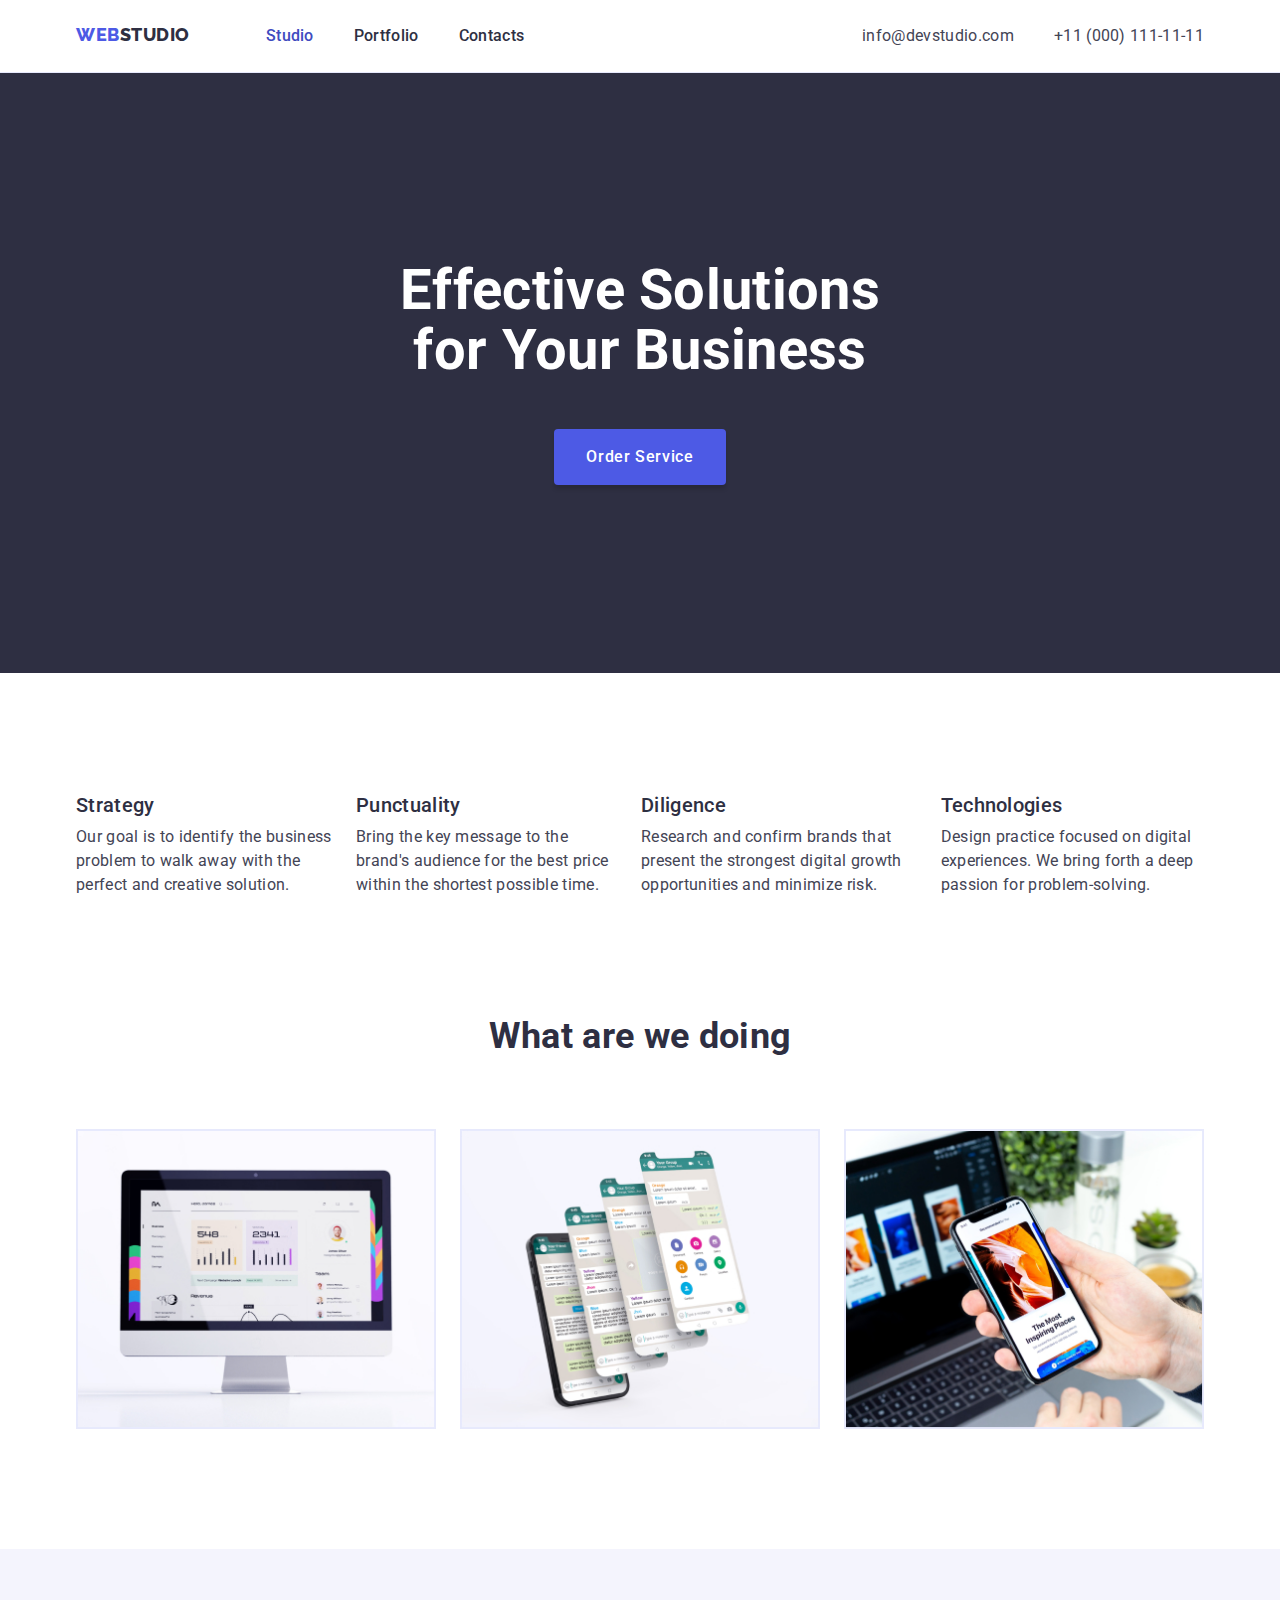
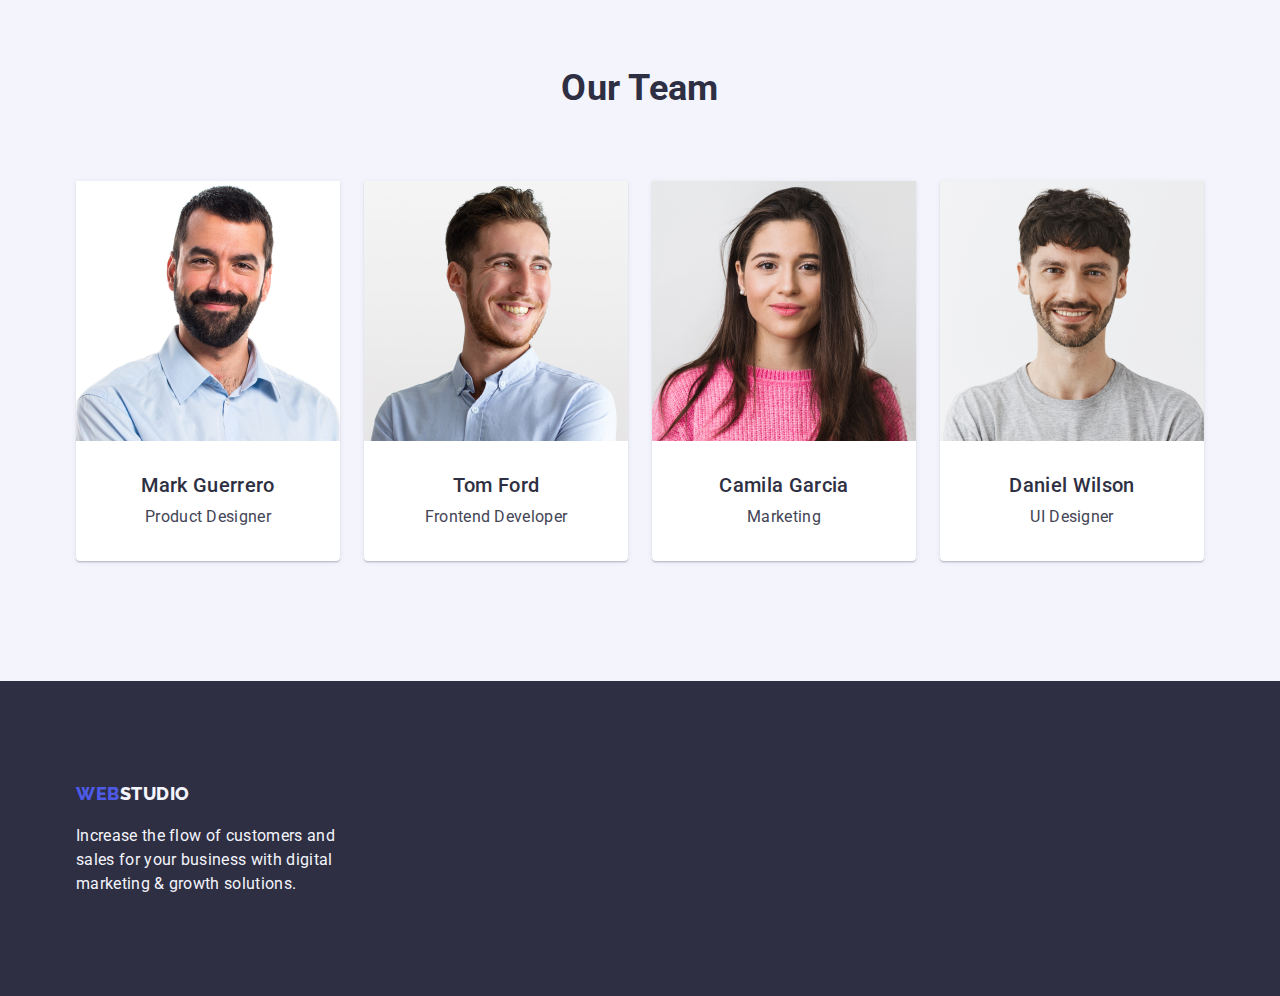
<file: index.html>
<!DOCTYPE html>
<html lang="en">
  <head>
    <meta charset="UTF-8" />
    <meta http-equiv="X-UA-Compatible" content="IE=edge" />
    <meta name="viewport" content="width=device-width, initial-scale=1.0" />
    <title>Document</title>
    <link rel="preconnect" href="https://fonts.googleapis.com" />
    <link rel="preconnect" href="https://fonts.gstatic.com" crossorigin />
    <link
      href="https://fonts.googleapis.com/css2?family=Raleway:wght@800&family=Roboto:wght@400;500;700;900&display=swap"
      rel="stylesheet"
    />
    <link
      rel="stylesheet"
      href="https://cdnjs.cloudflare.com/ajax/libs/modern-normalize/1.1.0/modern-normalize.min.css"
    />
    <link rel="stylesheet" href="./css/styles.css" />
  </head>
  <body>
    <header class="main-header">
      <div class="container header-flex">
        <nav class="flex">
          <a href="./index.html" class="logo logo-link"
            ><span class="logo-web">Web</span>Studio</a
          >

          <ul class="site-nav flex">
            <li class="nav-item">
              <a href="./index.html" class="current nav-link">Studio</a>
            </li>
            <li class="nav-item">
              <a href="./portfolio.html" class="nav-link">Portfolio</a>
            </li>
            <li class="nav-item"><a href="" class="nav-link">Contacts</a></li>
          </ul>
        </nav>
        <address class="address-primary">
          <ul class="site-addres flex">
            <li class="address-item">
              <a href="mailto:info@devstudio.com" class="address-link"
                >info@devstudio.com</a
              >
            </li>
            <li class="address-item">
              <a href="tel:+110001111111" class="address-link"
                >+11 (000) 111-11-11</a
              >
            </li>
          </ul>
        </address>
      </div>
    </header>
    <main>
      <section class="hero">
        <div class="container">
          <h1 class="hero-title title">
            Effective Solutions for Your Business
          </h1>
          <button type="button" class="button primary">Order Service</button>
        </div>
      </section>
      <section class="feature-primary">
        <div class="container">
          <h2 class="visually-hidden">Feature</h2>
          <ul class="flex">
            <li class="feature-card">
              <h3 class="feature title">Strategy</h3>
              <p>
                Our goal is to identify the business problem to walk away with
                the perfect and creative solution.
              </p>
            </li>
            <li class="feature-card">
              <h3 class="feature title">Punctuality</h3>
              <p>
                Bring the key message to the brand's audience for the best price
                within the shortest possible time.
              </p>
            </li>
            <li class="feature-card">
              <h3 class="feature title">Diligence</h3>
              <p>
                Research and confirm brands that present the strongest digital
                growth opportunities and minimize risk.
              </p>
            </li>
            <li class="feature-card">
              <h3 class="feature title">Technologies</h3>
              <p>
                Design practice focused on digital experiences. We bring forth a
                deep passion for problem-solving.
              </p>
            </li>
          </ul>
        </div>
      </section>
      <section class="work-primary">
        <div class="container work-flex">
          <h2 class="work title header">What are we doing</h2>
          <ul class="flex work-list">
            <li class="work-item">
              <img
                class="work-images"
                src="./images/section-2.1.jpg"
                alt="computer photo"
                width="360"
              />
            </li>
            <li class="work-item">
              <img
                src="./images/section-2.2.jpg"
                alt="phon photo"
                width="360"
              />
            </li>
            <li class="work-item">
              <img
                src="./images/section-2.3.jpg"
                alt="computer and phon photo"
                width="360"
              />
            </li>
          </ul>
        </div>
      </section>
      <section class="team-primary">
        <div class="container">
          <h2 class="team title header">Our Team</h2>
          <ul class="team-list flex">
            <li class="team-item">
              <img
                src="./images/team1.jpg"
                alt="photo Mark Guerrero"
                width="264"
              />
              <div class="team-card-signature">
                <h3 class="team title">Mark Guerrero</h3>
                <p>Product Designer</p>
              </div>
            </li>
            <li class="team-item">
              <img src="./images/team2.jpg" alt="photo Tom Ford" width="264" />
              <div class="team-card-signature">
                <h3 class="team title">Tom Ford</h3>
                <p>Frontend Developer</p>
              </div>
            </li>
            <li class="team-item">
              <img
                src="./images/team3.jpg"
                alt="photo Camila Garcia"
                width="264"
              />
              <div class="team-card-signature">
                <h3 class="team title">Camila Garcia</h3>
                <p>Marketing</p>
              </div>
            </li>
            <li class="team-item">
              <img
                src="./images/team4.jpg"
                alt="photo Daniel Wilson"
                width="264"
              />
              <div class="team-card-signature">
                <h3 class="team title">Daniel Wilson</h3>
                <p>UI Designer</p>
              </div>
            </li>
          </ul>
        </div>
      </section>
    </main>
    <footer class="footer-primary">
      <div class="container">
        <a href="./index.html" class="logo footer"
          ><span class="logo-web">Web</span>Studio</a
        >
        <p class="footer-text">
          Increase the flow of customers and sales for your business with
          digital marketing & growth solutions.
        </p>
      </div>
    </footer>
  </body>
</html>
</file>
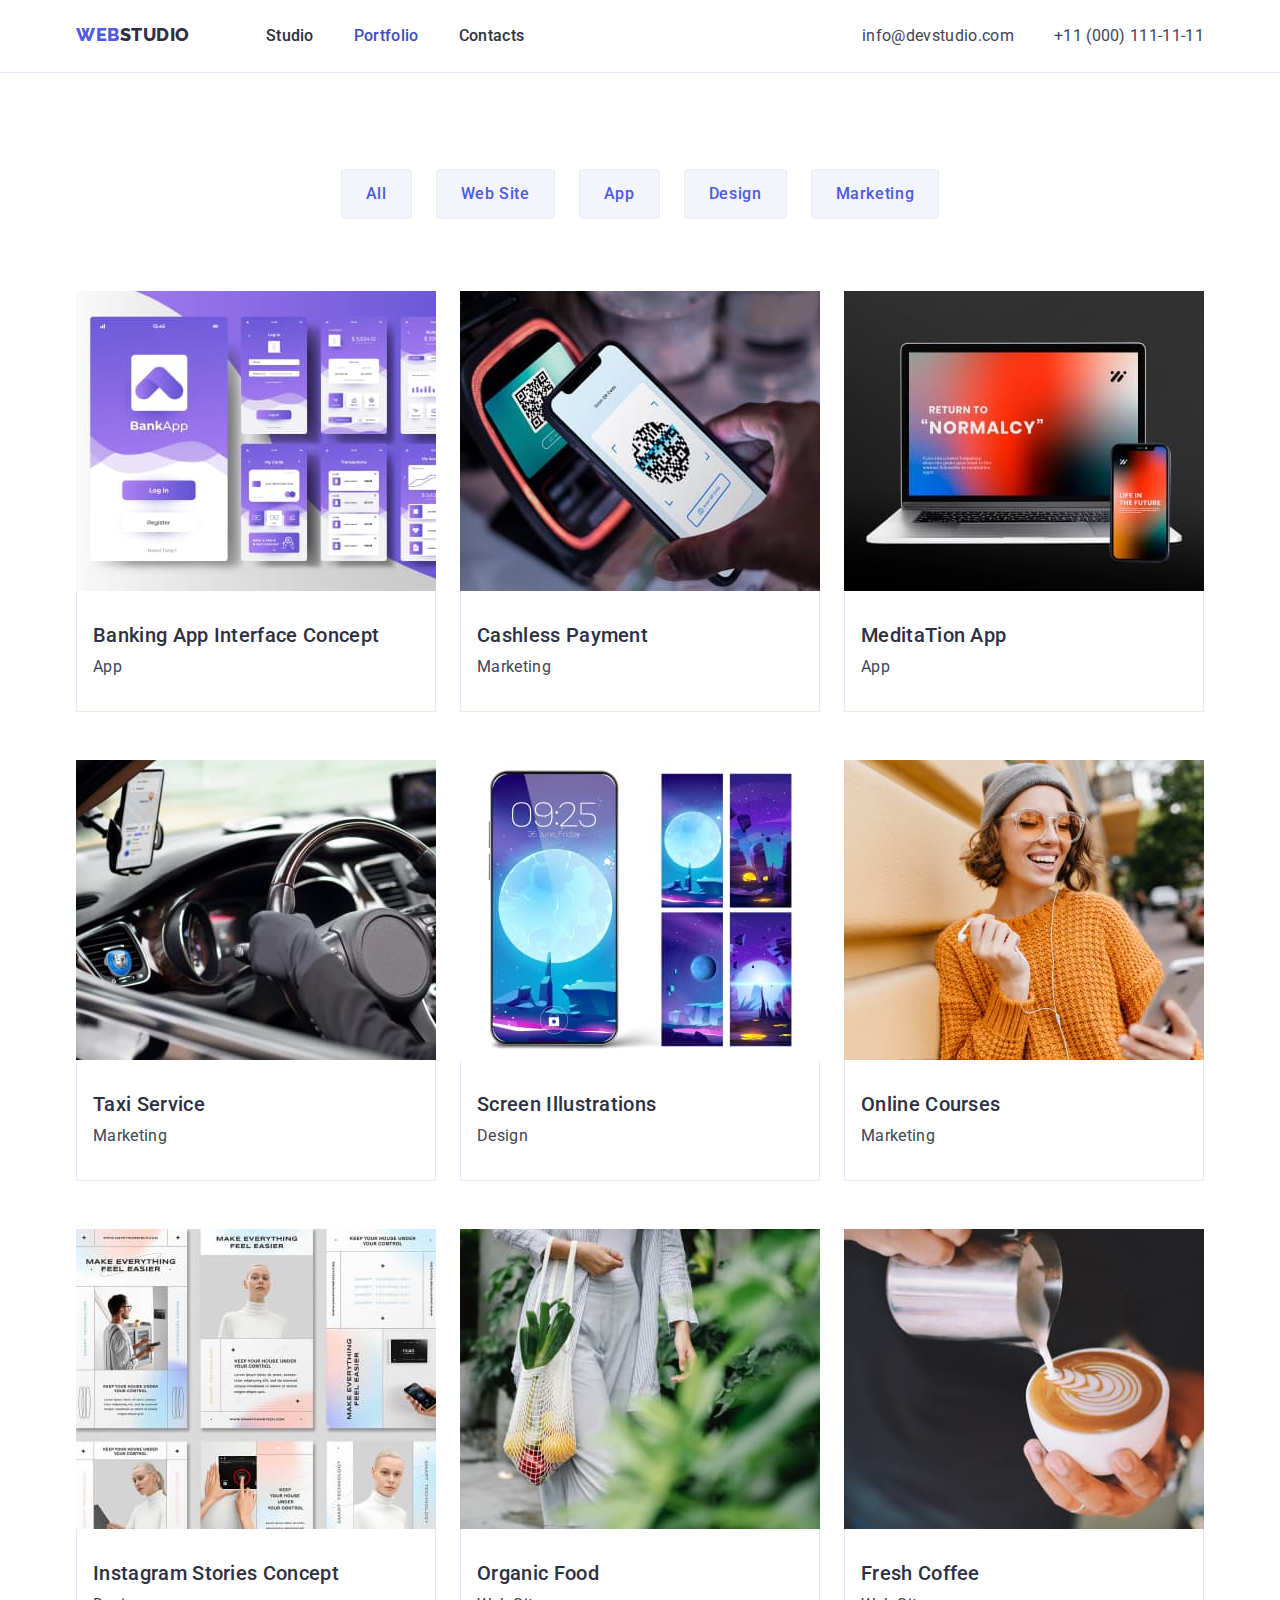
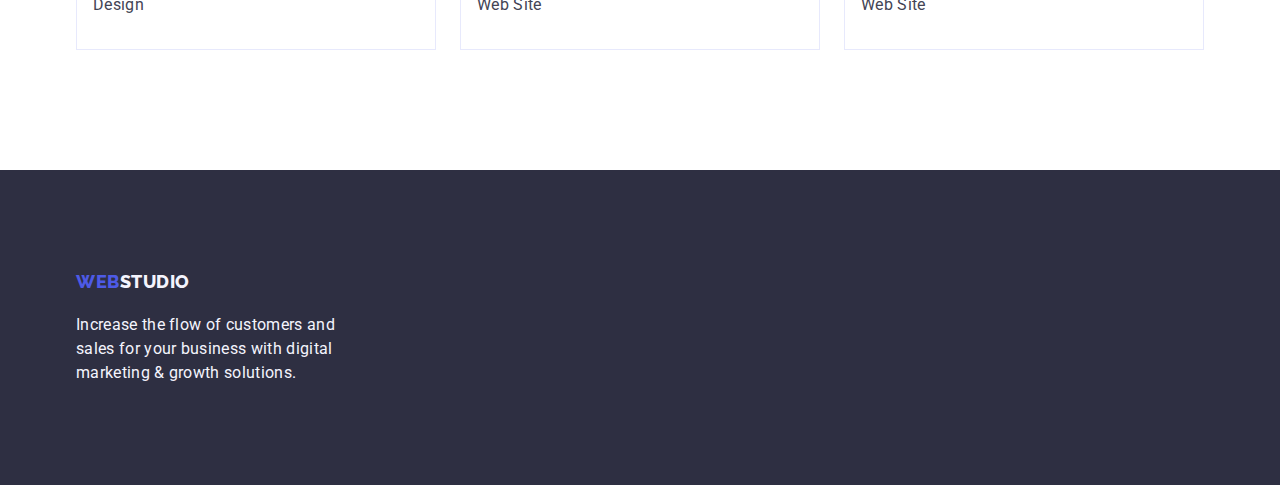
<file: portfolio.html>
<!DOCTYPE html>
<html lang="en">
  <head>
    <meta charset="UTF-8" />
    <meta http-equiv="X-UA-Compatible" content="IE=edge" />
    <meta name="viewport" content="width=device-width, initial-scale=1.0" />
    <title>Document</title>
    <link rel="preconnect" href="https://fonts.googleapis.com" />
    <link rel="preconnect" href="https://fonts.gstatic.com" crossorigin />
    <link
      href="https://fonts.googleapis.com/css2?family=Raleway:wght@800&family=Roboto:wght@400;500;700;900&display=swap"
      rel="stylesheet"
    />
    <link
      rel="stylesheet"
      href="https://cdnjs.cloudflare.com/ajax/libs/modern-normalize/1.1.0/modern-normalize.min.css"
    />
    <link rel="stylesheet" href="./css/styles.css" />
  </head>
  <body>
    <header class="main-header">
      <div class="container header-flex">
        <nav class="flex">
          <a href="./index.html" class="logo logo-link"
            ><span class="logo-web">Web</span>Studio</a
          >

          <ul class="site-nav flex">
            <li class="nav-item">
              <a href="./index.html" class="nav-link">Studio</a>
            </li>
            <li class="nav-item">
              <a href="./portfolio.html" class="current nav-link">Portfolio</a>
            </li>
            <li class="nav-item"><a href="" class="nav-link">Contacts</a></li>
          </ul>
        </nav>
        <address class="address-primary">
          <ul class="site-addres flex">
            <li class="address-item">
              <a href="mailto:info@devstudio.com" class="address-link"
                >info@devstudio.com</a
              >
            </li>
            <li class="address-item">
              <a href="tel:+110001111111" class="address-link"
                >+11 (000) 111-11-11</a
              >
            </li>
          </ul>
        </address>
      </div>
    </header>

    <main>
      <section class="project-primary">
        <div class="container">
          <h1 class="visually-hidden">Project Cards</h1>
          <ul class="button-list flex">
            <li class="button-item">
              <button type="button" class="button secondary">All</button>
            </li>
            <li class="button-item">
              <button type="button" class="button secondary">Web Site</button>
            </li>
            <li class="button-item">
              <button type="button" class="button secondary">App</button>
            </li>
            <li class="button-item">
              <button type="button" class="button secondary">Design</button>
            </li>
            <li class="button-item">
              <button type="button" class="button secondary">Marketing</button>
            </li>
          </ul>
          <h2 class="visually-hidden">Our advantages</h2>
          <ul class="project-list flex">
            <li class="project-item">
              <a href="">
                <img
                  src="./images/portfolio1.jpg"
                  alt="app interface photo"
                  width="360"
                />
                <div class="card-signature">
                  <h3 class="project title">Banking App Interface Concept</h3>
                  <p>App</p>
                </div>
              </a>
            </li>
            <li class="project-item">
              <a href=""
                ><img
                  src="./images/portfolio2.jpg"
                  alt="photo of a phone making a payment via a QR code"
                  width="360"
                />
                <div class="card-signature">
                  <h3 class="project title">Cashless Payment</h3>
                  <p>Marketing</p>
                </div>
              </a>
            </li>
            <li class="project-item">
              <a href=""
                ><img
                  src="./images/portfolio3.jpg"
                  alt="photo of a phone on the background of a laptop"
                  width="360"
                />
                <div class="card-signature">
                  <h3 class="project title">MeditaTion App</h3>
                  <p>App</p>
                </div>
              </a>
            </li>
            <li class="project-item">
              <a href=""
                ><img
                  src="./images/portfolio4.jpg"
                  alt="photo of the driver's hands on the steering wheel"
                  width="360"
                />
                <div class="card-signature">
                  <h3 class="project title">Taxi Service</h3>
                  <p>Marketing</p>
                </div>
              </a>
            </li>
            <li class="project-item">
              <a href=""
                ><img
                  src="./images/portfolio5.jpg"
                  alt="phone photo"
                  width="360"
                />
                <div class="card-signature">
                  <h3 class="project title">Screen Illustrations</h3>
                  <p>Design</p>
                </div>
              </a>
            </li>
            <li class="project-item">
              <a href=""
                ><img
                  src="./images/portfolio6.jpg"
                  alt="photo of a smiling girl with a phone in her hands"
                  width="360"
                />
                <div class="card-signature">
                  <h3 class="project title">Online Courses</h3>
                  <p>Marketing</p>
                </div>
              </a>
            </li>
            <li class="project-item">
              <a href=""
                ><img
                  src="./images/portfolio7.jpg"
                  alt="photos of different designs of instagram stories"
                  width="360"
                />
                <div class="card-signature">
                  <h3 class="project title">Instagram Stories Concept</h3>
                  <p>Design</p>
                </div>
              </a>
            </li>
            <li class="project-item">
              <a href=""
                ><img
                  src="./images/portfolio8.jpg"
                  alt="photo of a girl with a bag of organic food"
                  width="360"
                />
                <div class="card-signature">
                  <h3 class="project title">Organic Food</h3>
                  <p>Web Site</p>
                </div>
              </a>
            </li>
            <li class="project-item">
              <a href=""
                ><img
                  src="./images/portfolio9.jpg"
                  alt="photo of coffee cup filled with milk"
                  width="360"
                />
                <div class="card-signature">
                  <h3 class="project title">Fresh Coffee</h3>
                  <p>Web Site</p>
                </div>
              </a>
            </li>
          </ul>
        </div>
      </section>
    </main>

    <footer class="footer-primary">
      <div class="container">
        <a href="./index.html" class="logo footer"
          ><span class="logo-web">Web</span>Studio</a
        >
        <p class="footer-text">
          Increase the flow of customers and sales for your business with
          digital marketing & growth solutions.
        </p>
      </div>
    </footer>
  </body>
</html>
</file>
<file: css/styles.css>
:root {
    --primary-text-color:#434455;
    --title-text-color:#2e2f42;
    --accent-text-color:#4D5AE5;
    --hero-text-color:#FFFFFF;
    --hover-color:#404BBF;
    --primary-bg-color:#ffffff;
    --secondary-bg-color:#F4F4FD;
    --hero-bg-color:#2e2f42;
    --button-hover-color:#FFFFFF;
}

/* Основні характеристики body, logo... */
body {
background-color: var(--primary-bg-color);
color:var(--primary-text-color);

font-family: Roboto, sans-serif;
font-size: 16px;
line-height: 1.5;
letter-spacing: 0.02em;
}

section{
    /*border: 1px solid #f44336;*/
}

ul, ol{
    list-style: none;
    margin: 0;
    padding: 0;
}

p, h1, h2, h3, h4, h5, h6{
    margin: 0;
}

h3{
    margin-bottom: 8px;
}

button {
    font: inherit;
    padding: 0;
    border: none;
    background-color: transparent;
}

a {
    text-decoration: none;
    color: inherit;
}

img {
    display: block;
    max-width: 100%;
    height: auto;
}

.flex {
    display: flex;
}

.container {
    margin-left: auto;
    margin-right: auto;
    max-width: 1158px;
    padding-left: 15px;
    padding-right: 15px;
    /*outline: 2px solid rgb(72, 21, 255);*/
}

.logo {
    color: var(--title-text-color);

    font-family: Raleway, sans-serif;
    font-weight: 800;
    font-size: 18px;
    line-height: 1.17;
    letter-spacing: 0.03em;

    text-decoration: none;
    text-transform: uppercase;
}
 
.logo-web {
    color: var(--accent-text-color);
}

/*Шaпка header*/

.main-header{
    border-bottom: 1px solid #E7E9FC;
}

.header-flex{
    display: flex;
}

.nav-link,
.address-link,
.logo-link {
    display: inline-block;

    padding-top: 24px;
    padding-bottom: 24px;
}

.logo-link{
    margin-right: 76px;
}

.site-nav a {
    color: var(--title-text-color);

    font-weight: 500;

    text-decoration: none;
}

.site-nav a:hover, 
.site-nav a:focus {
    color: var(--hover-color);
}

.site-nav .current {
    color: var(--hover-color);
}

.site-addres a {
color: var(--primary-text-color);

text-decoration: none;
font-style: normal;
}

.site-addres a:hover, 
.site-addres a:focus {
    color: var(--hover-color);
}

.address-primary{
    margin-left: auto;
}

.nav-item:not(:first-child){
    margin-left: 40px;
}

.address-item:not(:first-child){
    margin-left: 40px;
}

/*Кнопки button*/

.button {
    border-radius: 4px;
    padding: 12px 24px;

    color: var(--hero-text-color);
    background-color: var(--accent-text-color);

    font-family: inherit;
    font-weight: 500;
    font-size: 16px;
    line-height: 1.5;
    align-items: center;
    letter-spacing: 0.04em;

    cursor: pointer;
}

.button.primary {
    box-shadow: 0px 4px 4px rgba(0, 0, 0, 0.15);
    padding: 16px 32px;

    color: var(--hero-text-color);
    background-color: var(--accent-text-color)
}

.button.secondary {
    border: 1px solid #E7E9FC;

    color: var(--accent-text-color);
    background-color: var(--secondary-bg-color);
}

.button:hover,
.button:focus {
    box-shadow: 0px 3px 1px rgba(0, 0, 0, 0.1), 0px 2px 1px rgba(0, 0, 0, 0.08), 0px 2px 2px rgba(0, 0, 0, 0.12);

    color: var(--button-hover-color);
    background-color: var(--hover-color);
}

/* Основа main*/

.title {
    color: var(--title-text-color);

    font-weight: 500;
    font-size: 20px;
    line-height: 1.2;
}

.hero-title {
    color: var(--hero-text-color);
 
    max-width: 496px;
    /*margin: 0, auto, 48px, auto;*/
    margin-left: auto;
    margin-right: auto;
    margin-bottom: 48px;


    font-weight: 700;
    font-size: 56px;
    line-height: 1.07;
    text-align: center
}

.hero {
    background-color: var(--hero-bg-color);

    text-align: center;

    padding-top: 188px;
    padding-bottom: 188px;
}

.header {
    font-weight: 700;
    font-size: 36px;
    line-height: 1.11;
    text-align: center;
}


.feature-primary{
    padding-top: 120px;
    padding-bottom: 120px;
}

.feature-card:not(:last-child){
    margin-right: 24px;
}

.work-primary {
    padding-bottom: 120px;
}

.work.title,
.team.title.header {
    margin-bottom: 72px;
}

.work-list{
    padding: 0;
    margin: 0;
    gap: 24px;
}

.work-images {
    margin: 0;
}


.work-item {
    flex-basis: calc((100% - 2 * 24px) / 3);
    border: 1px solid #E7E9FC;
}

.team-primary {
    background-color: var(--secondary-bg-color);
    text-align: center;

    padding-top: 120px;
    padding-bottom: 120px;
}

.team-list {
    gap: 24px;
}

.team-item {
    flex-basis: calc((100% - 3 * 24px) / 4);
    background-color: var(--primary-bg-color);
    box-shadow: 0px 1px 6px rgba(46, 47, 66, 0.08), 0px 1px 1px rgba(46, 47, 66, 0.16), 0px 2px 1px rgba(46, 47, 66, 0.08);
    border-radius: 0px 0px 4px 4px;
}

.team-card-signature{
    padding-top: 32px;
    padding-bottom: 32px;
}

/* Підвал footer*/

.footer-primary {
    color: var(--secondary-bg-color);
    background-color: var(--hero-bg-color);
    padding-top: 101.5px;
    padding-bottom: 100px;
}

.logo.footer {
    color: var(--secondary-bg-color);
}

.footer-text {
    max-width: 264px;
    margin-top: 17.5px;
}

/*Portfolio*/

.project-primary{
    padding-top: 96px;
    padding-bottom: 120px;
}

.button-list {
    justify-content: center;
    
    margin-bottom: 72px;
}

.button-item:not(:last-child) {
    margin-right: 24px;
}

.project-list {
    flex-wrap: wrap;
    gap: 48px 24px;
}

.project-item{
    flex-basis: calc((100% - 48px) / 3);
}

.card-signature {
    padding-top: 32px;
    padding-bottom: 32px;
    padding-left: 16px;
    border-right: 1px solid #E7E9FC;
    border-bottom: 1px solid #E7E9FC;
    border-left: 1px solid #E7E9FC;
}

/* Стилістика і правки*/

.visually-hidden {
    position: absolute;
    width: 1px;
    height: 1px;
    margin: -1px;
    border: 0;
    padding: 0;

    white-space: nowrap;
    clip-path: inset(100%);
    clip: rect(0 0 0 0);
    overflow: hidden;
}


/* Шрифты
1) Roboto 500
2) Roboto 400
3) Roboto 700
4) Raleway 800  (for logo)
*/
</file>
